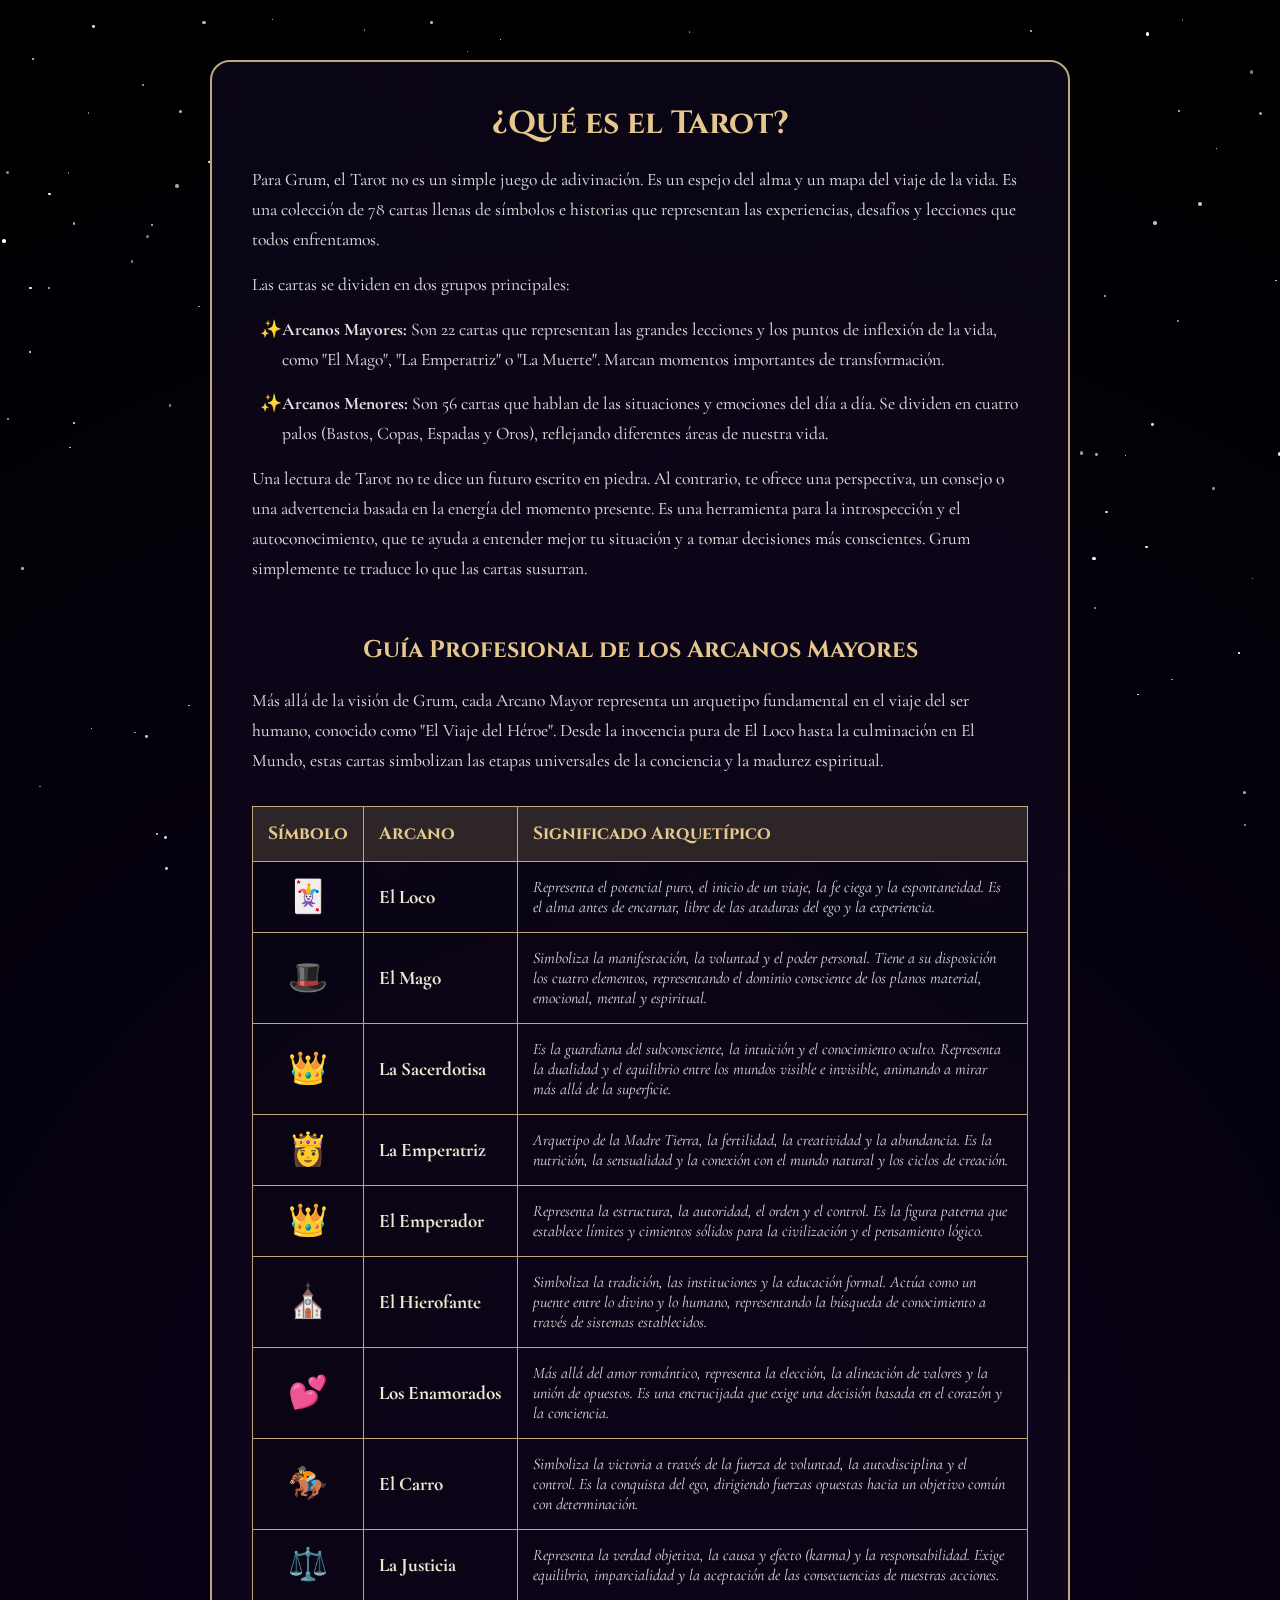
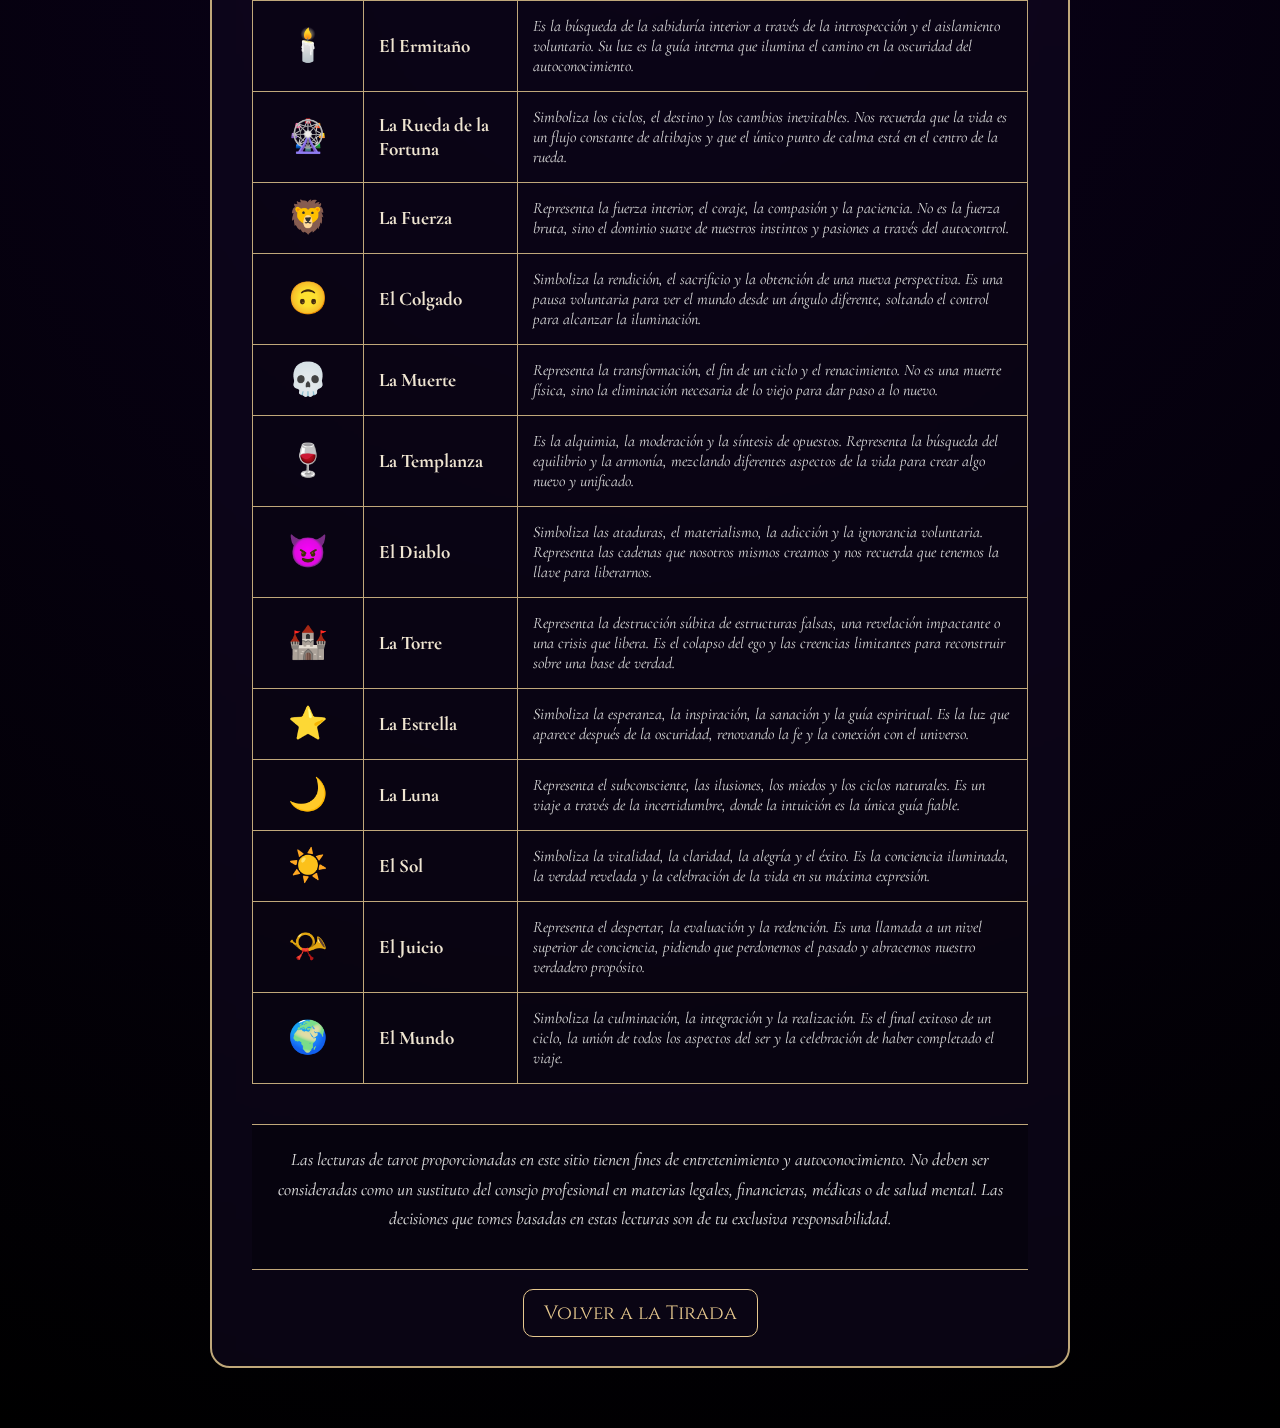
<file: contacto.html>
<!DOCTYPE html>
<html lang="es">
<head>
    <script async src="https://pagead2.googlesyndication.com/pagead/js/adsbygoogle.js?client=ca-pub-9443552615965258"
     crossorigin="anonymous"></script>
    <meta charset="UTF-8">
    <meta name="viewport" content="width=device-width, initial-scale=1.0">
    <meta name="google-adsense-account" content="ca-pub-9443552615965258">
    <title>Guía de Tarot Profesional - Tarot del Ogro Azul</title>
    <link href="https://fonts.googleapis.com/css2?family=Cinzel:wght@400;700&family=Cormorant+Garamond:wght@400;700&display=swap" rel="stylesheet">
    <style>
        * { margin: 0; padding: 0; box-sizing: border-box; }
        body {
            font-family: 'Cormorant Garamond', serif;
            background: radial-gradient(circle, #0a011a 0%, #000000 100%);
            color: #f0f0f0;
            min-height: 100vh;
            overflow-x: hidden;
        }
        #star-background {
            position: fixed; top: 0; left: 0;
            width: 100%; height: 100%;
            pointer-events: none; z-index: 1;
        }
        .star {
            position: absolute; background: white;
            border-radius: 50%; transition: transform 0.2s ease-out;
        }
        .container {
            position: relative; z-index: 10; padding: 20px;
            max-width: 900px; width: 100%;
            margin: 40px auto;
        }
        .content-page {
            background: rgba(16, 8, 32, 0.6); backdrop-filter: blur(10px);
            border: 2px solid #c0a87a; border-radius: 20px;
            padding: 40px; animation: fadeIn 1s ease-out;
        }
        .content-page h1, .content-page h2 {
            font-family: 'Cinzel', serif; color: #e6c88e;
            text-align: center; margin-bottom: 20px;
        }
        .content-page p, .content-page ul li {
            font-size: 1.1rem; line-height: 1.7;
            margin-bottom: 15px; color: #e0e0e0;
        }
        .content-page ul { list-style: '✨'; padding-left: 30px; }
        .nav-link { text-align: center; margin-top: 30px; }
        .nav-link a {
            font-family: 'Cinzel', serif; color: #e6c88e;
            text-decoration: none; font-size: 1.2rem;
            border: 1px solid #e6c88e; padding: 10px 20px;
            border-radius: 10px; transition: all 0.3s ease;
        }
        .nav-link a:hover { background: #e6c88e; color: #1e0c3a; }

        /* Estilos para la nueva tabla */
        .tarot-table {
            width: 100%;
            border-collapse: collapse;
            margin-top: 30px;
            background: rgba(0, 0, 0, 0.2);
        }
        .tarot-table th, .tarot-table td {
            border: 1px solid #c0a87a;
            padding: 15px;
            text-align: left;
        }
        .tarot-table th {
            font-family: 'Cinzel', serif;
            background-color: rgba(192, 168, 122, 0.2);
            font-size: 1.1rem;
            color: #e6c88e;
        }
        .tarot-table .symbol {
            font-size: 2rem;
            text-align: center;
        }
        .tarot-table .arcana-name {
            font-weight: bold;
            font-size: 1.2rem;
            color: #f0e6d2;
        }
        .tarot-table .arcana-meaning {
            font-style: italic;
            color: #d8d8d8;
        }
        
        /* Descargo de responsabilidad */
        .disclaimer {
            margin-top: 40px;
            padding: 20px;
            background: rgba(0,0,0,0.3);
            border-top: 1px solid #c0a87a;
            border-bottom: 1px solid #c0a87a;
            text-align: center;
            font-size: 0.9rem;
            font-style: italic;
            color: #aaa;
        }

        @keyframes fadeIn {
            from { opacity: 0; transform: translateY(20px); }
            to { opacity: 1; transform: translateY(0); }
        }
        @media (max-width: 768px) {
            .content-page { padding: 20px; }
            .tarot-table th, .tarot-table td { padding: 10px; }
            .tarot-table .symbol { font-size: 1.5rem; }
            .tarot-table .arcana-name { font-size: 1rem; }
        }
    </style>
</head>
<body>
    <div id="star-background"></div>

    <div class="container">
        <div class="content-page">
            <h1>¿Qué es el Tarot?</h1>
            <p>Para Grum, el Tarot no es un simple juego de adivinación. Es un espejo del alma y un mapa del viaje de la vida. Es una colección de 78 cartas llenas de símbolos e historias que representan las experiencias, desafíos y lecciones que todos enfrentamos.</p>
            <p>Las cartas se dividen en dos grupos principales:</p>
            <ul>
                <li><strong>Arcanos Mayores:</strong> Son 22 cartas que representan las grandes lecciones y los puntos de inflexión de la vida, como "El Mago", "La Emperatriz" o "La Muerte". Marcan momentos importantes de transformación.</li>
                <li><strong>Arcanos Menores:</strong> Son 56 cartas que hablan de las situaciones y emociones del día a día. Se dividen en cuatro palos (Bastos, Copas, Espadas y Oros), reflejando diferentes áreas de nuestra vida.</li>
            </ul>
            <p>Una lectura de Tarot no te dice un futuro escrito en piedra. Al contrario, te ofrece una perspectiva, un consejo o una advertencia basada en la energía del momento presente. Es una herramienta para la introspección y el autoconocimiento, que te ayuda a entender mejor tu situación y a tomar decisiones más conscientes. Grum simplemente te traduce lo que las cartas susurran.</p>

            <h2 style="margin-top: 50px;">Guía Profesional de los Arcanos Mayores</h2>
            <p>Más allá de la visión de Grum, cada Arcano Mayor representa un arquetipo fundamental en el viaje del ser humano, conocido como "El Viaje del Héroe". Desde la inocencia pura de El Loco hasta la culminación en El Mundo, estas cartas simbolizan las etapas universales de la conciencia y la madurez espiritual.</p>
            
            <table class="tarot-table">
                <thead>
                    <tr>
                        <th>Símbolo</th>
                        <th>Arcano</th>
                        <th>Significado Arquetípico</th>
                    </tr>
                </thead>
                <tbody>
                    <tr><td class="symbol">🃏</td><td class="arcana-name">El Loco</td><td class="arcana-meaning">Representa el potencial puro, el inicio de un viaje, la fe ciega y la espontaneidad. Es el alma antes de encarnar, libre de las ataduras del ego y la experiencia.</td></tr>
                    <tr><td class="symbol">🎩</td><td class="arcana-name">El Mago</td><td class="arcana-meaning">Simboliza la manifestación, la voluntad y el poder personal. Tiene a su disposición los cuatro elementos, representando el dominio consciente de los planos material, emocional, mental y espiritual.</td></tr>
                    <tr><td class="symbol">👑</td><td class="arcana-name">La Sacerdotisa</td><td class="arcana-meaning">Es la guardiana del subconsciente, la intuición y el conocimiento oculto. Representa la dualidad y el equilibrio entre los mundos visible e invisible, animando a mirar más allá de la superficie.</td></tr>
                    <tr><td class="symbol">👸</td><td class="arcana-name">La Emperatriz</td><td class="arcana-meaning">Arquetipo de la Madre Tierra, la fertilidad, la creatividad y la abundancia. Es la nutrición, la sensualidad y la conexión con el mundo natural y los ciclos de creación.</td></tr>
                    <tr><td class="symbol">👑</td><td class="arcana-name">El Emperador</td><td class="arcana-meaning">Representa la estructura, la autoridad, el orden y el control. Es la figura paterna que establece límites y cimientos sólidos para la civilización y el pensamiento lógico.</td></tr>
                    <tr><td class="symbol">⛪</td><td class="arcana-name">El Hierofante</td><td class="arcana-meaning">Simboliza la tradición, las instituciones y la educación formal. Actúa como un puente entre lo divino y lo humano, representando la búsqueda de conocimiento a través de sistemas establecidos.</td></tr>
                    <tr><td class="symbol">💕</td><td class="arcana-name">Los Enamorados</td><td class="arcana-meaning">Más allá del amor romántico, representa la elección, la alineación de valores y la unión de opuestos. Es una encrucijada que exige una decisión basada en el corazón y la conciencia.</td></tr>
                    <tr><td class="symbol">🏇</td><td class="arcana-name">El Carro</td><td class="arcana-meaning">Simboliza la victoria a través de la fuerza de voluntad, la autodisciplina y el control. Es la conquista del ego, dirigiendo fuerzas opuestas hacia un objetivo común con determinación.</td></tr>
                    <tr><td class="symbol">⚖️</td><td class="arcana-name">La Justicia</td><td class="arcana-meaning">Representa la verdad objetiva, la causa y efecto (karma) y la responsabilidad. Exige equilibrio, imparcialidad y la aceptación de las consecuencias de nuestras acciones.</td></tr>
                    <tr><td class="symbol">🕯️</td><td class="arcana-name">El Ermitaño</td><td class="arcana-meaning">Es la búsqueda de la sabiduría interior a través de la introspección y el aislamiento voluntario. Su luz es la guía interna que ilumina el camino en la oscuridad del autoconocimiento.</td></tr>
                    <tr><td class="symbol">🎡</td><td class="arcana-name">La Rueda de la Fortuna</td><td class="arcana-meaning">Simboliza los ciclos, el destino y los cambios inevitables. Nos recuerda que la vida es un flujo constante de altibajos y que el único punto de calma está en el centro de la rueda.</td></tr>
                    <tr><td class="symbol">🦁</td><td class="arcana-name">La Fuerza</td><td class="arcana-meaning">Representa la fuerza interior, el coraje, la compasión y la paciencia. No es la fuerza bruta, sino el dominio suave de nuestros instintos y pasiones a través del autocontrol.</td></tr>
                    <tr><td class="symbol">🙃</td><td class="arcana-name">El Colgado</td><td class="arcana-meaning">Simboliza la rendición, el sacrificio y la obtención de una nueva perspectiva. Es una pausa voluntaria para ver el mundo desde un ángulo diferente, soltando el control para alcanzar la iluminación.</td></tr>
                    <tr><td class="symbol">💀</td><td class="arcana-name">La Muerte</td><td class="arcana-meaning">Representa la transformación, el fin de un ciclo y el renacimiento. No es una muerte física, sino la eliminación necesaria de lo viejo para dar paso a lo nuevo.</td></tr>
                    <tr><td class="symbol">🍷</td><td class="arcana-name">La Templanza</td><td class="arcana-meaning">Es la alquimia, la moderación y la síntesis de opuestos. Representa la búsqueda del equilibrio y la armonía, mezclando diferentes aspectos de la vida para crear algo nuevo y unificado.</td></tr>
                    <tr><td class="symbol">😈</td><td class="arcana-name">El Diablo</td><td class="arcana-meaning">Simboliza las ataduras, el materialismo, la adicción y la ignorancia voluntaria. Representa las cadenas que nosotros mismos creamos y nos recuerda que tenemos la llave para liberarnos.</td></tr>
                    <tr><td class="symbol">🏰</td><td class="arcana-name">La Torre</td><td class="arcana-meaning">Representa la destrucción súbita de estructuras falsas, una revelación impactante o una crisis que libera. Es el colapso del ego y las creencias limitantes para reconstruir sobre una base de verdad.</td></tr>
                    <tr><td class="symbol">⭐</td><td class="arcana-name">La Estrella</td><td class="arcana-meaning">Simboliza la esperanza, la inspiración, la sanación y la guía espiritual. Es la luz que aparece después de la oscuridad, renovando la fe y la conexión con el universo.</td></tr>
                    <tr><td class="symbol">🌙</td><td class="arcana-name">La Luna</td><td class="arcana-meaning">Representa el subconsciente, las ilusiones, los miedos y los ciclos naturales. Es un viaje a través de la incertidumbre, donde la intuición es la única guía fiable.</td></tr>
                    <tr><td class="symbol">☀️</td><td class="arcana-name">El Sol</td><td class="arcana-meaning">Simboliza la vitalidad, la claridad, la alegría y el éxito. Es la conciencia iluminada, la verdad revelada y la celebración de la vida en su máxima expresión.</td></tr>
                    <tr><td class="symbol">📯</td><td class="arcana-name">El Juicio</td><td class="arcana-meaning">Representa el despertar, la evaluación y la redención. Es una llamada a un nivel superior de conciencia, pidiendo que perdonemos el pasado y abracemos nuestro verdadero propósito.</td></tr>
                    <tr><td class="symbol">🌍</td><td class="arcana-name">El Mundo</td><td class="arcana-meaning">Simboliza la culminación, la integración y la realización. Es el final exitoso de un ciclo, la unión de todos los aspectos del ser y la celebración de haber completado el viaje.</td></tr>
                </tbody>
            </table>

            <div class="disclaimer">
                <p>Las lecturas de tarot proporcionadas en este sitio tienen fines de entretenimiento y autoconocimiento. No deben ser consideradas como un sustituto del consejo profesional en materias legales, financieras, médicas o de salud mental. Las decisiones que tomes basadas en estas lecturas son de tu exclusiva responsabilidad.</p>
            </div>

            <div class="nav-link">
                <a href="index.html">Volver a la Tirada</a>
            </div>
        </div>
    </div>

    <script>
        document.addEventListener('DOMContentLoaded', () => {
            const starBackground = document.getElementById('star-background');
            const starCount = 150;
            for (let i = 0; i < starCount; i++) {
                const star = document.createElement('div');
                star.className = 'star';
                const size = Math.random() * 3 + 1;
                star.style.width = `${size}px`;
                star.style.height = `${size}px`;
                star.style.top = `${Math.random() * 100}%`;
                star.style.left = `${Math.random() * 100}%`;
                star.style.opacity = Math.random() * 0.5 + 0.5;
                star.dataset.speed = Math.random() * 0.1 + 0.01;
                starBackground.appendChild(star);
            }
            document.body.addEventListener('mousemove', (e) => {
                const centerX = window.innerWidth / 2;
                const centerY = window.innerHeight / 2;
                const mouseX = e.clientX - centerX;
                const mouseY = e.clientY - centerY;
                const stars = document.querySelectorAll('.star');
                stars.forEach(star => {
                    const speed = parseFloat(star.dataset.speed);
                    const x = -(mouseX * speed);
                    const y = -(mouseY * speed);
                    star.style.transform = `translate(${x}px, ${y}px)`;
                });
            });
        });
    </script>
</body>
</html>
</file>
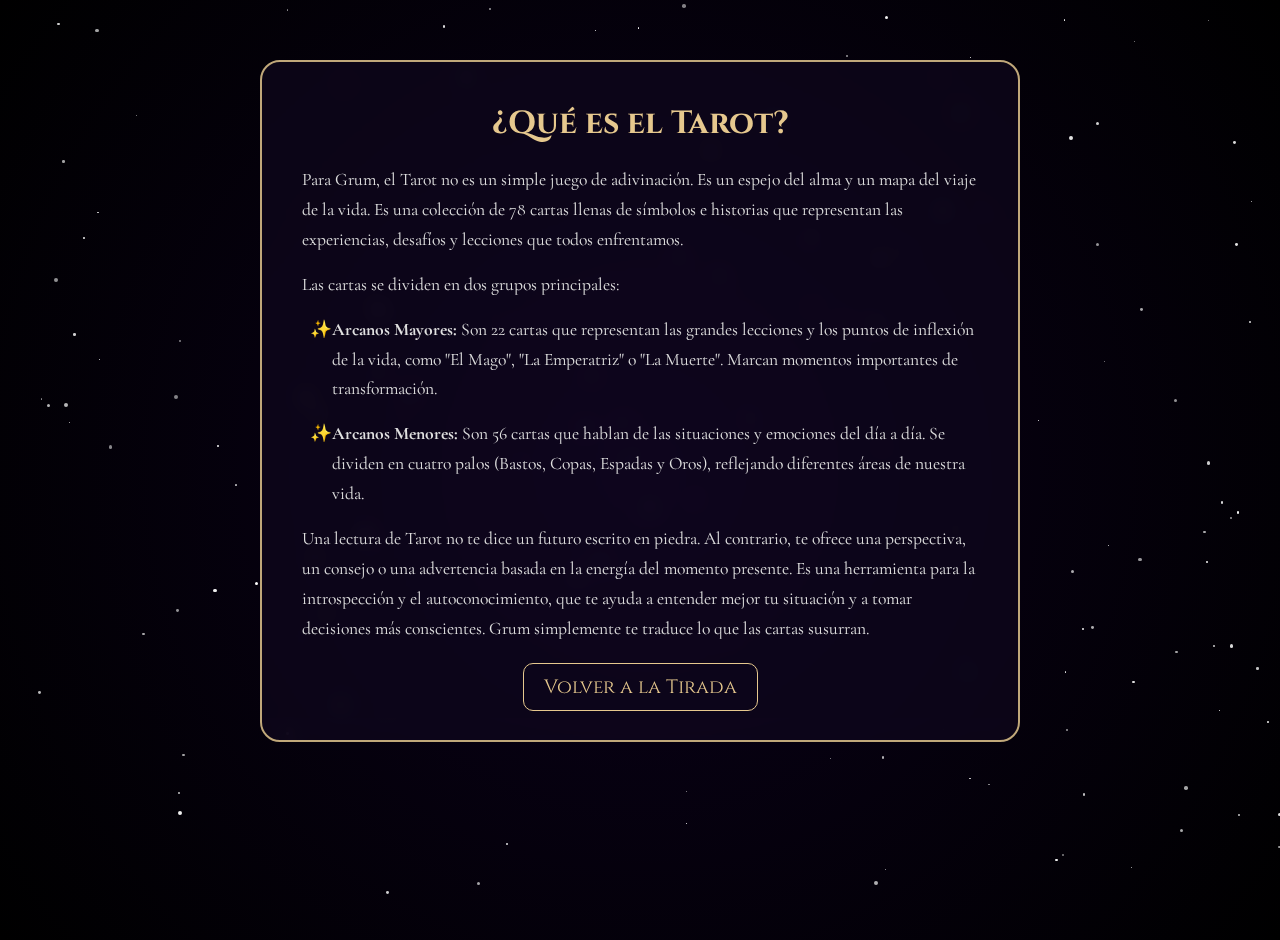
<file: tarot.html>
<!DOCTYPE html>
<html lang="es">
<head>
    <script async src="https://pagead2.googlesyndication.com/pagead/js/adsbygoogle.js?client=ca-pub-9443552615965258"
     crossorigin="anonymous"></script>
    <meta charset="UTF-8">
    <meta name="viewport" content="width=device-width, initial-scale=1.0">
    <meta name="google-adsense-account" content="ca-pub-9443552615965258">
    <title>¿Qué es el Tarot? - Tarot del Ogro Azul</title>
    <link href="https://fonts.googleapis.com/css2?family=Cinzel:wght@400;700&family=Cormorant+Garamond:wght@400;700&display=swap" rel="stylesheet">
    <style>
        * { margin: 0; padding: 0; box-sizing: border-box; }
        body {
            font-family: 'Cormorant Garamond', serif;
            background: radial-gradient(circle, #0a011a 0%, #000000 100%);
            color: #f0f0f0;
            min-height: 100vh;
            overflow-x: hidden; /* Permite scroll vertical */
        }
        #star-background {
            position: fixed;
            top: 0;
            left: 0;
            width: 100%;
            height: 100%;
            pointer-events: none;
            z-index: 1;
        }
        .star {
            position: absolute;
            background: white;
            border-radius: 50%;
            transition: transform 0.2s ease-out;
        }
        .container {
            position: relative;
            z-index: 10;
            padding: 20px;
            max-width: 800px;
            width: 100%;
            margin: 40px auto; /* Centrado y con margen */
        }
        .content-page {
            background: rgba(16, 8, 32, 0.6);
            backdrop-filter: blur(10px);
            border: 2px solid #c0a87a;
            border-radius: 20px;
            padding: 40px;
            animation: fadeIn 1s ease-out;
        }
        .content-page h1 {
            font-family: 'Cinzel', serif;
            color: #e6c88e;
            text-align: center;
            margin-bottom: 20px;
        }
        .content-page p, .content-page ul li {
            font-size: 1.1rem;
            line-height: 1.7;
            margin-bottom: 15px;
            color: #e0e0e0;
        }
        .content-page ul {
            list-style: '✨';
            padding-left: 30px;
        }
        .nav-link {
            text-align: center;
            margin-top: 30px;
        }
        .nav-link a {
            font-family: 'Cinzel', serif;
            color: #e6c88e;
            text-decoration: none;
            font-size: 1.2rem;
            border: 1px solid #e6c88e;
            padding: 10px 20px;
            border-radius: 10px;
            transition: all 0.3s ease;
        }
        .nav-link a:hover {
            background: #e6c88e;
            color: #1e0c3a;
        }
        @keyframes fadeIn {
            from { opacity: 0; transform: translateY(20px); }
            to { opacity: 1; transform: translateY(0); }
        }
        @media (max-width: 600px) {
            .content-page {
                padding: 20px;
            }
        }
    </style>
</head>
<body>
    <div id="star-background"></div>

    <div class="container">
        <div class="content-page">
            <h1>¿Qué es el Tarot?</h1>
            <p>Para Grum, el Tarot no es un simple juego de adivinación. Es un espejo del alma y un mapa del viaje de la vida. Es una colección de 78 cartas llenas de símbolos e historias que representan las experiencias, desafíos y lecciones que todos enfrentamos.</p>
            <p>Las cartas se dividen en dos grupos principales:</p>
            <ul>
                <li><strong>Arcanos Mayores:</strong> Son 22 cartas que representan las grandes lecciones y los puntos de inflexión de la vida, como "El Mago", "La Emperatriz" o "La Muerte". Marcan momentos importantes de transformación.</li>
                <li><strong>Arcanos Menores:</strong> Son 56 cartas que hablan de las situaciones y emociones del día a día. Se dividen en cuatro palos (Bastos, Copas, Espadas y Oros), reflejando diferentes áreas de nuestra vida.</li>
            </ul>
            <p>Una lectura de Tarot no te dice un futuro escrito en piedra. Al contrario, te ofrece una perspectiva, un consejo o una advertencia basada en la energía del momento presente. Es una herramienta para la introspección y el autoconocimiento, que te ayuda a entender mejor tu situación y a tomar decisiones más conscientes. Grum simplemente te traduce lo que las cartas susurran.</p>
            <div class="nav-link">
                <a href="index.html">Volver a la Tirada</a>
            </div>
        </div>
    </div>

    <script>
        document.addEventListener('DOMContentLoaded', () => {
            const starBackground = document.getElementById('star-background');
            const starCount = 150;

            for (let i = 0; i < starCount; i++) {
                const star = document.createElement('div');
                star.className = 'star';
                const size = Math.random() * 3 + 1;
                star.style.width = `${size}px`;
                star.style.height = `${size}px`;
                star.style.top = `${Math.random() * 100}%`;
                star.style.left = `${Math.random() * 100}%`;
                star.style.opacity = Math.random() * 0.5 + 0.5;
                star.dataset.speed = Math.random() * 0.1 + 0.01;
                starBackground.appendChild(star);
            }

            document.body.addEventListener('mousemove', (e) => {
                const centerX = window.innerWidth / 2;
                const centerY = window.innerHeight / 2;
                const mouseX = e.clientX - centerX;
                const mouseY = e.clientY - centerY;

                const stars = document.querySelectorAll('.star');
                stars.forEach(star => {
                    const speed = parseFloat(star.dataset.speed);
                    const x = -(mouseX * speed);
                    const y = -(mouseY * speed);
                    star.style.transform = `translate(${x}px, ${y}px)`;
                });
            });
        });
    </script>
</body>
</html>
</file>
